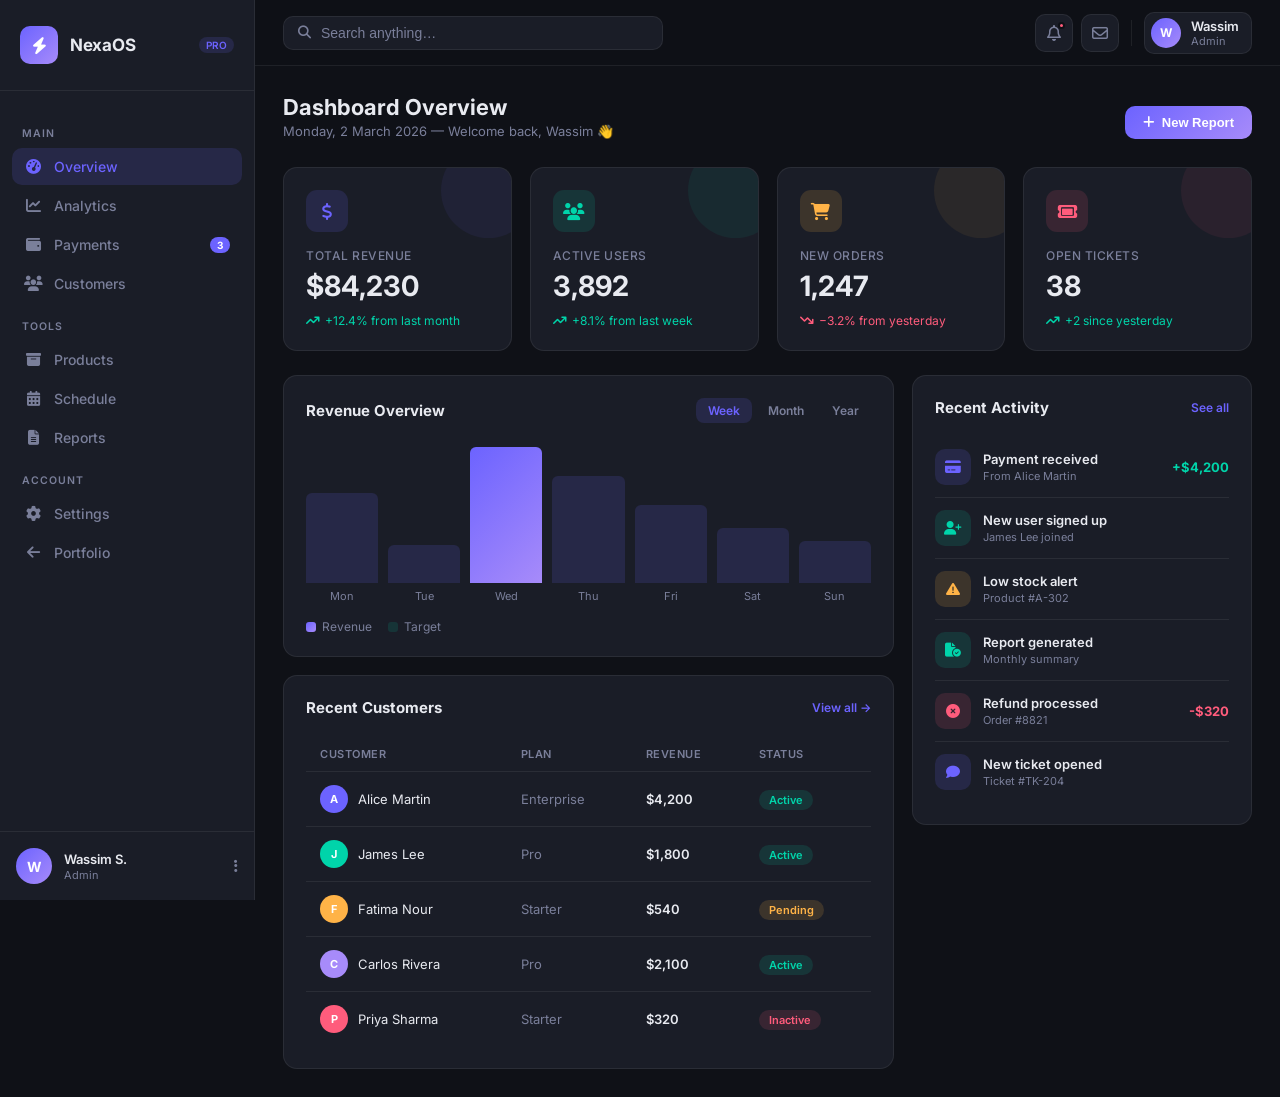
<file: dashboard.html>
<!DOCTYPE html>
<html lang="en">

<head>
    <meta charset="UTF-8">
    <meta name="viewport" content="width=device-width, initial-scale=1.0">
    <title>Dashboard | Wassim Sahli</title>
    <link rel="stylesheet" href="https://cdnjs.cloudflare.com/ajax/libs/font-awesome/6.4.0/css/all.min.css">
    <link href="https://fonts.googleapis.com/css2?family=Inter:wght@300;400;500;600;700&display=swap" rel="stylesheet">
    <style>
        *,
        *::before,
        *::after {
            box-sizing: border-box;
            margin: 0;
            padding: 0;
        }

        :root {
            --bg: #0f1117;
            --surface: #1a1d27;
            --surface2: #222636;
            --border: rgba(255, 255, 255, 0.07);
            --primary: #6c63ff;
            --primary-soft: rgba(108, 99, 255, 0.15);
            --accent: #00d4aa;
            --accent-soft: rgba(0, 212, 170, 0.13);
            --danger: #ff5c7c;
            --warning: #ffb347;
            --text: #e8eaf0;
            --muted: #7a7f9a;
            --gradient: linear-gradient(135deg, #6c63ff 0%, #a78bfa 100%);
            --sidebar-w: 255px;
            --radius: 14px;
            --transition: .22s ease;
        }

        body {
            font-family: 'Inter', sans-serif;
            background: var(--bg);
            color: var(--text);
            min-height: 100vh;
            display: flex;
            overflow-x: hidden;
        }

        /* ── SIDEBAR ── */
        .sidebar {
            position: fixed;
            top: 0;
            left: 0;
            width: var(--sidebar-w);
            height: 100vh;
            background: var(--surface);
            border-right: 1px solid var(--border);
            display: flex;
            flex-direction: column;
            z-index: 100;
            transition: transform var(--transition);
        }

        .sidebar-logo {
            display: flex;
            align-items: center;
            gap: 12px;
            padding: 26px 20px;
            border-bottom: 1px solid var(--border);
        }

        .logo-icon {
            width: 38px;
            height: 38px;
            border-radius: 10px;
            background: var(--gradient);
            display: grid;
            place-items: center;
            font-size: 17px;
            color: #fff;
            flex-shrink: 0;
        }

        .logo-text {
            font-size: 17px;
            font-weight: 700;
            letter-spacing: -.3px;
        }

        .logo-badge {
            font-size: 10px;
            background: var(--primary-soft);
            color: var(--primary);
            padding: 2px 7px;
            border-radius: 20px;
            font-weight: 600;
            margin-left: auto;
        }

        .sidebar-nav {
            flex: 1;
            padding: 18px 12px;
            overflow-y: auto;
        }

        .nav-label {
            font-size: 10.5px;
            text-transform: uppercase;
            letter-spacing: 1px;
            color: var(--muted);
            font-weight: 600;
            padding: 0 10px;
            margin: 18px 0 8px;
        }

        .nav-item {
            display: flex;
            align-items: center;
            gap: 12px;
            padding: 10px 12px;
            border-radius: 10px;
            cursor: pointer;
            transition: background var(--transition), color var(--transition);
            color: var(--muted);
            font-size: 14px;
            font-weight: 500;
            text-decoration: none;
            margin-bottom: 2px;
        }

        .nav-item i {
            width: 18px;
            text-align: center;
            font-size: 15px;
        }

        .nav-item:hover {
            background: var(--surface2);
            color: var(--text);
        }

        .nav-item.active {
            background: var(--primary-soft);
            color: var(--primary);
        }

        .nav-item .badge {
            margin-left: auto;
            background: var(--primary);
            color: #fff;
            font-size: 10px;
            font-weight: 700;
            padding: 2px 7px;
            border-radius: 20px;
        }

        .sidebar-footer {
            padding: 16px;
            border-top: 1px solid var(--border);
            display: flex;
            align-items: center;
            gap: 12px;
        }

        .avatar-sm {
            width: 36px;
            height: 36px;
            border-radius: 50%;
            background: var(--gradient);
            display: grid;
            place-items: center;
            font-size: 14px;
            font-weight: 700;
            color: #fff;
            flex-shrink: 0;
        }

        .user-info .name {
            font-size: 13px;
            font-weight: 600;
        }

        .user-info .role {
            font-size: 11px;
            color: var(--muted);
            margin-top: 1px;
        }

        .sidebar-footer .settings-btn {
            margin-left: auto;
            color: var(--muted);
            font-size: 14px;
            cursor: pointer;
            transition: color var(--transition);
        }

        .sidebar-footer .settings-btn:hover {
            color: var(--primary);
        }

        /* ── MAIN ── */
        .main-content {
            margin-left: var(--sidebar-w);
            flex: 1;
            display: flex;
            flex-direction: column;
            min-height: 100vh;
        }

        /* ── TOPBAR ── */
        .topbar {
            position: sticky;
            top: 0;
            z-index: 50;
            height: 66px;
            display: flex;
            align-items: center;
            padding: 0 28px;
            gap: 16px;
            background: rgba(15, 17, 23, 0.85);
            backdrop-filter: blur(12px);
            border-bottom: 1px solid var(--border);
        }

        .menu-toggle {
            display: none;
            background: none;
            border: none;
            color: var(--text);
            font-size: 20px;
            cursor: pointer;
        }

        .search-bar {
            display: flex;
            align-items: center;
            gap: 10px;
            background: var(--surface);
            border: 1px solid var(--border);
            border-radius: 10px;
            padding: 8px 14px;
            flex: 1;
            max-width: 380px;
        }

        .search-bar i {
            color: var(--muted);
            font-size: 13px;
        }

        .search-bar input {
            background: none;
            border: none;
            outline: none;
            color: var(--text);
            font-size: 14px;
            width: 100%;
        }

        .search-bar input::placeholder {
            color: var(--muted);
        }

        .topbar-right {
            margin-left: auto;
            display: flex;
            align-items: center;
            gap: 8px;
        }

        .icon-btn {
            width: 38px;
            height: 38px;
            border-radius: 10px;
            background: var(--surface);
            border: 1px solid var(--border);
            display: grid;
            place-items: center;
            color: var(--muted);
            cursor: pointer;
            position: relative;
            transition: background var(--transition), color var(--transition);
        }

        .icon-btn:hover {
            background: var(--surface2);
            color: var(--text);
        }

        .icon-btn .dot {
            position: absolute;
            top: 7px;
            right: 7px;
            width: 7px;
            height: 7px;
            border-radius: 50%;
            background: var(--danger);
            border: 2px solid var(--bg);
        }

        .divider-v {
            width: 1px;
            height: 26px;
            background: var(--border);
            margin: 0 4px;
        }

        .user-pill {
            display: flex;
            align-items: center;
            gap: 10px;
            background: var(--surface);
            border: 1px solid var(--border);
            border-radius: 10px;
            padding: 5px 12px 5px 6px;
            cursor: pointer;
            transition: background var(--transition);
        }

        .user-pill:hover {
            background: var(--surface2);
        }

        .user-pill .name {
            font-size: 13px;
            font-weight: 600;
        }

        .user-pill .role {
            font-size: 11px;
            color: var(--muted);
        }

        /* ── PAGE ── */
        .page {
            padding: 28px;
            flex: 1;
        }

        .page-header {
            display: flex;
            align-items: flex-end;
            justify-content: space-between;
            margin-bottom: 28px;
            flex-wrap: wrap;
            gap: 12px;
        }

        .page-title {
            font-size: 22px;
            font-weight: 700;
        }

        .page-sub {
            font-size: 13px;
            color: var(--muted);
            margin-top: 3px;
        }

        .btn-primary {
            padding: 9px 18px;
            background: var(--gradient);
            border: none;
            border-radius: 10px;
            color: #fff;
            font-size: 13px;
            font-weight: 600;
            cursor: pointer;
            display: flex;
            align-items: center;
            gap: 8px;
            transition: opacity var(--transition), transform var(--transition);
        }

        .btn-primary:hover {
            opacity: .88;
            transform: translateY(-1px);
        }

        /* ── STAT CARDS ── */
        .stats-grid {
            display: grid;
            grid-template-columns: repeat(auto-fill, minmax(220px, 1fr));
            gap: 18px;
            margin-bottom: 24px;
        }

        .stat-card {
            background: var(--surface);
            border: 1px solid var(--border);
            border-radius: var(--radius);
            padding: 22px;
            transition: transform var(--transition), box-shadow var(--transition), border-color var(--transition);
            position: relative;
            overflow: hidden;
        }

        .stat-card:hover {
            transform: translateY(-3px);
            box-shadow: 0 12px 40px rgba(0, 0, 0, .35);
            border-color: rgba(108, 99, 255, .3);
        }

        .stat-card::before {
            content: '';
            position: absolute;
            top: 0;
            right: 0;
            width: 95px;
            height: 95px;
            border-radius: 50%;
            opacity: .07;
            transform: translate(25px, -25px);
        }

        .stat-card.purple::before {
            background: #6c63ff;
        }

        .stat-card.teal::before {
            background: #00d4aa;
        }

        .stat-card.orange::before {
            background: #ffb347;
        }

        .stat-card.red::before {
            background: #ff5c7c;
        }

        .stat-icon {
            width: 42px;
            height: 42px;
            border-radius: 11px;
            display: grid;
            place-items: center;
            font-size: 17px;
            margin-bottom: 16px;
        }

        .stat-card.purple .stat-icon {
            background: var(--primary-soft);
            color: var(--primary);
        }

        .stat-card.teal .stat-icon {
            background: var(--accent-soft);
            color: var(--accent);
        }

        .stat-card.orange .stat-icon {
            background: rgba(255, 179, 71, .15);
            color: var(--warning);
        }

        .stat-card.red .stat-icon {
            background: rgba(255, 92, 124, .13);
            color: var(--danger);
        }

        .stat-label {
            font-size: 12px;
            color: var(--muted);
            font-weight: 500;
            text-transform: uppercase;
            letter-spacing: .5px;
        }

        .stat-value {
            font-size: 28px;
            font-weight: 700;
            margin: 6px 0 10px;
        }

        .stat-trend {
            font-size: 12px;
            display: flex;
            align-items: center;
            gap: 5px;
        }

        .trend-up {
            color: var(--accent);
        }

        .trend-down {
            color: var(--danger);
        }

        /* ── BOTTOM GRID ── */
        .bottom-grid {
            display: grid;
            grid-template-columns: 1fr 340px;
            gap: 18px;
        }

        @media(max-width:1100px) {
            .bottom-grid {
                grid-template-columns: 1fr;
            }
        }

        /* ── CHART CARD ── */
        .card {
            background: var(--surface);
            border: 1px solid var(--border);
            border-radius: var(--radius);
            padding: 22px;
        }

        .card-header {
            display: flex;
            align-items: center;
            justify-content: space-between;
            margin-bottom: 20px;
            flex-wrap: wrap;
            gap: 10px;
        }

        .card-title {
            font-size: 15px;
            font-weight: 700;
        }

        .tabs {
            display: flex;
            gap: 4px;
        }

        .tab {
            padding: 5px 12px;
            border-radius: 8px;
            font-size: 12px;
            font-weight: 600;
            cursor: pointer;
            color: var(--muted);
            transition: background var(--transition), color var(--transition);
        }

        .tab.active,
        .tab:hover {
            background: var(--primary-soft);
            color: var(--primary);
        }

        /* Bar Chart */
        .bar-chart {
            display: flex;
            align-items: flex-end;
            gap: 10px;
            height: 160px;
            padding-top: 10px;
        }

        .bar-col {
            flex: 1;
            display: flex;
            flex-direction: column;
            align-items: center;
            gap: 6px;
        }

        .bar {
            width: 100%;
            border-radius: 6px 6px 0 0;
            background: var(--primary-soft);
            transition: background var(--transition), transform var(--transition);
            cursor: pointer;
            position: relative;
        }

        .bar.highlight {
            background: var(--gradient);
        }

        .bar:hover {
            background: var(--gradient);
            transform: scaleY(1.04);
            transform-origin: bottom;
        }

        .bar-label {
            font-size: 11px;
            color: var(--muted);
        }

        /* ── ACTIVITY ── */
        .activity-list {
            display: flex;
            flex-direction: column;
            gap: 0;
        }

        .activity-item {
            display: flex;
            align-items: center;
            gap: 12px;
            padding: 12px 0;
            border-bottom: 1px solid var(--border);
            transition: background var(--transition);
        }

        .activity-item:last-child {
            border-bottom: none;
        }

        .act-icon {
            width: 36px;
            height: 36px;
            border-radius: 10px;
            display: grid;
            place-items: center;
            font-size: 14px;
            flex-shrink: 0;
        }

        .act-icon.purple {
            background: var(--primary-soft);
            color: var(--primary);
        }

        .act-icon.teal {
            background: var(--accent-soft);
            color: var(--accent);
        }

        .act-icon.orange {
            background: rgba(255, 179, 71, .15);
            color: var(--warning);
        }

        .act-icon.red {
            background: rgba(255, 92, 124, .13);
            color: var(--danger);
        }

        .act-text .act-title {
            font-size: 13px;
            font-weight: 600;
        }

        .act-text .act-sub {
            font-size: 11px;
            color: var(--muted);
            margin-top: 2px;
        }

        .act-amount {
            margin-left: auto;
            font-size: 13px;
            font-weight: 700;
        }

        .act-amount.pos {
            color: var(--accent);
        }

        .act-amount.neg {
            color: var(--danger);
        }

        /* ── TABLE ── */
        .table-wrap {
            overflow-x: auto;
            margin-top: 10px;
        }

        table {
            width: 100%;
            border-collapse: collapse;
            font-size: 13px;
        }

        th {
            padding: 10px 14px;
            text-align: left;
            color: var(--muted);
            font-size: 11px;
            text-transform: uppercase;
            letter-spacing: .5px;
            font-weight: 600;
            border-bottom: 1px solid var(--border);
        }

        td {
            padding: 13px 14px;
            border-bottom: 1px solid var(--border);
        }

        tr:last-child td {
            border-bottom: none;
        }

        tbody tr {
            transition: background var(--transition);
        }

        tbody tr:hover {
            background: var(--surface2);
        }

        .status-badge {
            padding: 3px 10px;
            border-radius: 20px;
            font-size: 11px;
            font-weight: 600;
        }

        .status-badge.active {
            background: var(--accent-soft);
            color: var(--accent);
        }

        .status-badge.pending {
            background: rgba(255, 179, 71, .15);
            color: var(--warning);
        }

        .status-badge.inactive {
            background: rgba(255, 92, 124, .13);
            color: var(--danger);
        }

        .avatar-xs {
            width: 28px;
            height: 28px;
            border-radius: 50%;
            display: inline-grid;
            place-items: center;
            font-size: 11px;
            font-weight: 700;
            color: #fff;
        }

        .user-cell {
            display: flex;
            align-items: center;
            gap: 10px;
        }

        /* ── RESPONSIVE ── */
        @media(max-width: 768px) {
            .sidebar {
                transform: translateX(-100%);
            }

            .sidebar.open {
                transform: translateX(0);
            }

            .main-content {
                margin-left: 0;
            }

            .menu-toggle {
                display: block;
            }

            .stats-grid {
                grid-template-columns: 1fr 1fr;
            }

            .search-bar {
                max-width: 200px;
            }

            .page {
                padding: 16px;
            }
        }

        @media(max-width: 480px) {
            .stats-grid {
                grid-template-columns: 1fr;
            }

            .search-bar {
                display: none;
            }
        }

        .overlay {
            display: none;
            position: fixed;
            inset: 0;
            background: rgba(0, 0, 0, .55);
            z-index: 99;
        }

        .overlay.show {
            display: block;
        }
    </style>
</head>

<body>

    <!-- Overlay for mobile -->
    <div class="overlay" id="overlay" onclick="toggleSidebar()"></div>

    <!-- ───── SIDEBAR ───── -->
    <aside class="sidebar" id="sidebar">
        <div class="sidebar-logo">
            <div class="logo-icon"><i class="fa-solid fa-bolt"></i></div>
            <span class="logo-text">NexaOS</span>
            <span class="logo-badge">PRO</span>
        </div>

        <nav class="sidebar-nav">
            <div class="nav-label">Main</div>
            <a href="#" class="nav-item active"><i class="fa-solid fa-gauge-high"></i> Overview</a>
            <a href="#" class="nav-item"><i class="fa-solid fa-chart-line"></i> Analytics</a>
            <a href="#" class="nav-item"><i class="fa-solid fa-wallet"></i> Payments <span class="badge">3</span></a>
            <a href="#" class="nav-item"><i class="fa-solid fa-users"></i> Customers</a>

            <div class="nav-label">Tools</div>
            <a href="#" class="nav-item"><i class="fa-solid fa-box-archive"></i> Products</a>
            <a href="#" class="nav-item"><i class="fa-solid fa-calendar-days"></i> Schedule</a>
            <a href="#" class="nav-item"><i class="fa-solid fa-file-lines"></i> Reports</a>

            <div class="nav-label">Account</div>
            <a href="#" class="nav-item"><i class="fa-solid fa-gear"></i> Settings</a>
            <a href="index.html" class="nav-item"><i class="fa-solid fa-arrow-left"></i> Portfolio</a>
        </nav>

        <div class="sidebar-footer">
            <div class="avatar-sm">W</div>
            <div class="user-info">
                <div class="name">Wassim S.</div>
                <div class="role">Admin</div>
            </div>
            <i class="fa-solid fa-ellipsis-vertical settings-btn"></i>
        </div>
    </aside>

    <!-- ───── MAIN ───── -->
    <div class="main-content">

        <!-- TOP BAR -->
        <header class="topbar">
            <button class="menu-toggle" onclick="toggleSidebar()"><i class="fa-solid fa-bars"></i></button>

            <div class="search-bar">
                <i class="fa-solid fa-magnifying-glass"></i>
                <input type="text" placeholder="Search anything…">
            </div>

            <div class="topbar-right">
                <div class="icon-btn"><i class="fa-regular fa-bell"></i>
                    <div class="dot"></div>
                </div>
                <div class="icon-btn"><i class="fa-regular fa-envelope"></i></div>
                <div class="divider-v"></div>
                <div class="user-pill">
                    <div class="avatar-sm" style="width:30px;height:30px;font-size:12px;">W</div>
                    <div>
                        <div class="name">Wassim</div>
                        <div class="role">Admin</div>
                    </div>
                </div>
            </div>
        </header>

        <!-- PAGE CONTENT -->
        <main class="page">
            <div class="page-header">
                <div>
                    <h1 class="page-title">Dashboard Overview</h1>
                    <p class="page-sub">Monday, 2 March 2026 — Welcome back, Wassim 👋</p>
                </div>
                <button class="btn-primary"><i class="fa-solid fa-plus"></i> New Report</button>
            </div>

            <!-- STAT CARDS -->
            <div class="stats-grid">
                <div class="stat-card purple">
                    <div class="stat-icon"><i class="fa-solid fa-dollar-sign"></i></div>
                    <div class="stat-label">Total Revenue</div>
                    <div class="stat-value">$84,230</div>
                    <div class="stat-trend trend-up"><i class="fa-solid fa-arrow-trend-up"></i> +12.4% from last month
                    </div>
                </div>
                <div class="stat-card teal">
                    <div class="stat-icon"><i class="fa-solid fa-users"></i></div>
                    <div class="stat-label">Active Users</div>
                    <div class="stat-value">3,892</div>
                    <div class="stat-trend trend-up"><i class="fa-solid fa-arrow-trend-up"></i> +8.1% from last week
                    </div>
                </div>
                <div class="stat-card orange">
                    <div class="stat-icon"><i class="fa-solid fa-cart-shopping"></i></div>
                    <div class="stat-label">New Orders</div>
                    <div class="stat-value">1,247</div>
                    <div class="stat-trend trend-down"><i class="fa-solid fa-arrow-trend-down"></i> −3.2% from yesterday
                    </div>
                </div>
                <div class="stat-card red">
                    <div class="stat-icon"><i class="fa-solid fa-ticket"></i></div>
                    <div class="stat-label">Open Tickets</div>
                    <div class="stat-value">38</div>
                    <div class="stat-trend trend-up"><i class="fa-solid fa-arrow-trend-up"></i> +2 since yesterday</div>
                </div>
            </div>

            <!-- BOTTOM GRID -->
            <div class="bottom-grid">

                <!-- Chart + Table -->
                <div style="display:flex;flex-direction:column;gap:18px;">

                    <!-- BAR CHART -->
                    <div class="card">
                        <div class="card-header">
                            <span class="card-title">Revenue Overview</span>
                            <div class="tabs">
                                <div class="tab active" onclick="setTab(this)">Week</div>
                                <div class="tab" onclick="setTab(this)">Month</div>
                                <div class="tab" onclick="setTab(this)">Year</div>
                            </div>
                        </div>
                        <div class="bar-chart" id="barChart"></div>
                        <div style="display:flex;gap:16px;margin-top:16px;">
                            <span style="font-size:12px;color:var(--muted);display:flex;align-items:center;gap:6px;">
                                <span
                                    style="width:10px;height:10px;border-radius:3px;background:var(--gradient);display:inline-block;"></span>Revenue
                            </span>
                            <span style="font-size:12px;color:var(--muted);display:flex;align-items:center;gap:6px;">
                                <span
                                    style="width:10px;height:10px;border-radius:3px;background:var(--accent-soft);display:inline-block;"></span>Target
                            </span>
                        </div>
                    </div>

                    <!-- TABLE -->
                    <div class="card">
                        <div class="card-header">
                            <span class="card-title">Recent Customers</span>
                            <a href="#"
                                style="font-size:12px;color:var(--primary);font-weight:600;text-decoration:none;">View
                                all →</a>
                        </div>
                        <div class="table-wrap">
                            <table>
                                <thead>
                                    <tr>
                                        <th>Customer</th>
                                        <th>Plan</th>
                                        <th>Revenue</th>
                                        <th>Status</th>
                                    </tr>
                                </thead>
                                <tbody id="tableBody"></tbody>
                            </table>
                        </div>
                    </div>
                </div>

                <!-- ACTIVITY -->
                <div class="card" style="height:fit-content;">
                    <div class="card-header">
                        <span class="card-title">Recent Activity</span>
                        <a href="#"
                            style="font-size:12px;color:var(--primary);font-weight:600;text-decoration:none;">See
                            all</a>
                    </div>
                    <div class="activity-list" id="activityList"></div>
                </div>
            </div>
        </main>
    </div>

    <script>
        // ── Sidebar toggle (mobile)
        function toggleSidebar() {
            document.getElementById('sidebar').classList.toggle('open');
            document.getElementById('overlay').classList.toggle('show');
        }

        // ── Tab switcher
        function setTab(el) {
            el.closest('.tabs').querySelectorAll('.tab').forEach(t => t.classList.remove('active'));
            el.classList.add('active');
            renderChart();
        }

        // ── Bar Chart
        const days = ['Mon', 'Tue', 'Wed', 'Thu', 'Fri', 'Sat', 'Sun'];
        function renderChart() {
            const data = days.map(() => Math.floor(Math.random() * 75) + 25);
            const max = Math.max(...data);
            const chart = document.getElementById('barChart');
            chart.innerHTML = data.map((v, i) => `
      <div class="bar-col">
        <div class="bar ${v === max ? 'highlight' : ''}"
             style="height:${(v / 100) * 145}px"
             title="$${v}K"></div>
        <span class="bar-label">${days[i]}</span>
      </div>`).join('');
        }
        renderChart();

        // ── Table data
        const customers = [
            { name: 'Alice Martin', init: 'A', color: '#6c63ff', plan: 'Enterprise', rev: '$4,200', status: 'active' },
            { name: 'James Lee', init: 'J', color: '#00d4aa', plan: 'Pro', rev: '$1,800', status: 'active' },
            { name: 'Fatima Nour', init: 'F', color: '#ffb347', plan: 'Starter', rev: '$540', status: 'pending' },
            { name: 'Carlos Rivera', init: 'C', color: '#a78bfa', plan: 'Pro', rev: '$2,100', status: 'active' },
            { name: 'Priya Sharma', init: 'P', color: '#ff5c7c', plan: 'Starter', rev: '$320', status: 'inactive' },
        ];
        document.getElementById('tableBody').innerHTML = customers.map(c => `
    <tr>
      <td><div class="user-cell">
        <span class="avatar-xs" style="background:${c.color}">${c.init}</span> ${c.name}
      </div></td>
      <td style="color:var(--muted)">${c.plan}</td>
      <td style="font-weight:600">${c.rev}</td>
      <td><span class="status-badge ${c.status}">${c.status.charAt(0).toUpperCase() + c.status.slice(1)}</span></td>
    </tr>`).join('');

        // ── Activity feed
        const activities = [
            { icon: 'fa-credit-card', cls: 'purple', title: 'Payment received', sub: 'From Alice Martin', amount: '+$4,200', pos: true },
            { icon: 'fa-user-plus', cls: 'teal', title: 'New user signed up', sub: 'James Lee joined', amount: '', pos: true },
            { icon: 'fa-triangle-exclamation', cls: 'orange', title: 'Low stock alert', sub: 'Product #A-302', amount: '', pos: false },
            { icon: 'fa-file-circle-check', cls: 'teal', title: 'Report generated', sub: 'Monthly summary', amount: '', pos: true },
            { icon: 'fa-xmark-circle', cls: 'red', title: 'Refund processed', sub: 'Order #8821', amount: '-$320', pos: false },
            { icon: 'fa-comment', cls: 'purple', title: 'New ticket opened', sub: 'Ticket #TK-204', amount: '', pos: true },
        ];
        document.getElementById('activityList').innerHTML = activities.map(a => `
    <div class="activity-item">
      <div class="act-icon ${a.cls}"><i class="fa-solid ${a.icon}"></i></div>
      <div class="act-text">
        <div class="act-title">${a.title}</div>
        <div class="act-sub">${a.sub}</div>
      </div>
      ${a.amount ? `<span class="act-amount ${a.pos ? 'pos' : 'neg'}">${a.amount}</span>` : ''}
    </div>`).join('');

        // Nav item active state
        document.querySelectorAll('.nav-item').forEach(item => {
            item.addEventListener('click', function (e) {
                if (this.getAttribute('href') === '#') {
                    e.preventDefault();
                    document.querySelectorAll('.nav-item').forEach(n => n.classList.remove('active'));
                    this.classList.add('active');
                }
            });
        });
    </script>
</body>

</html>
</file>
